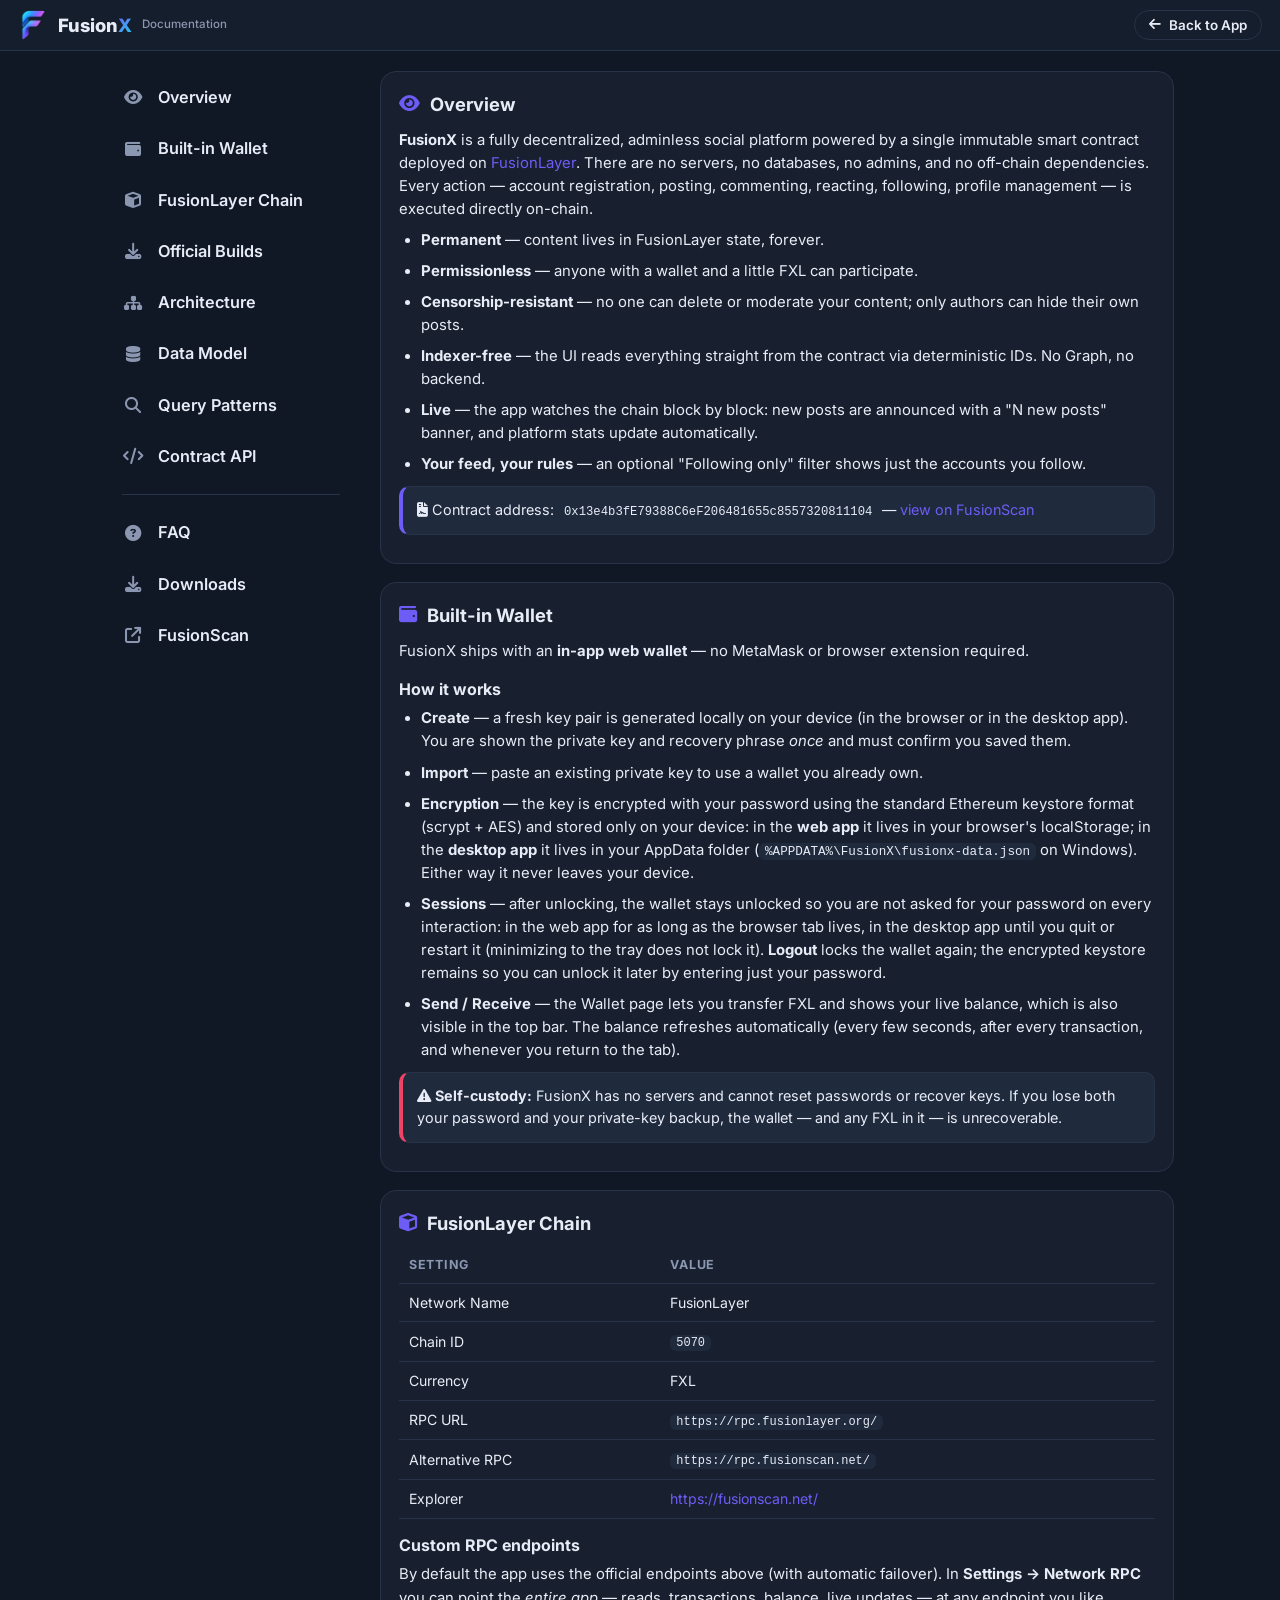
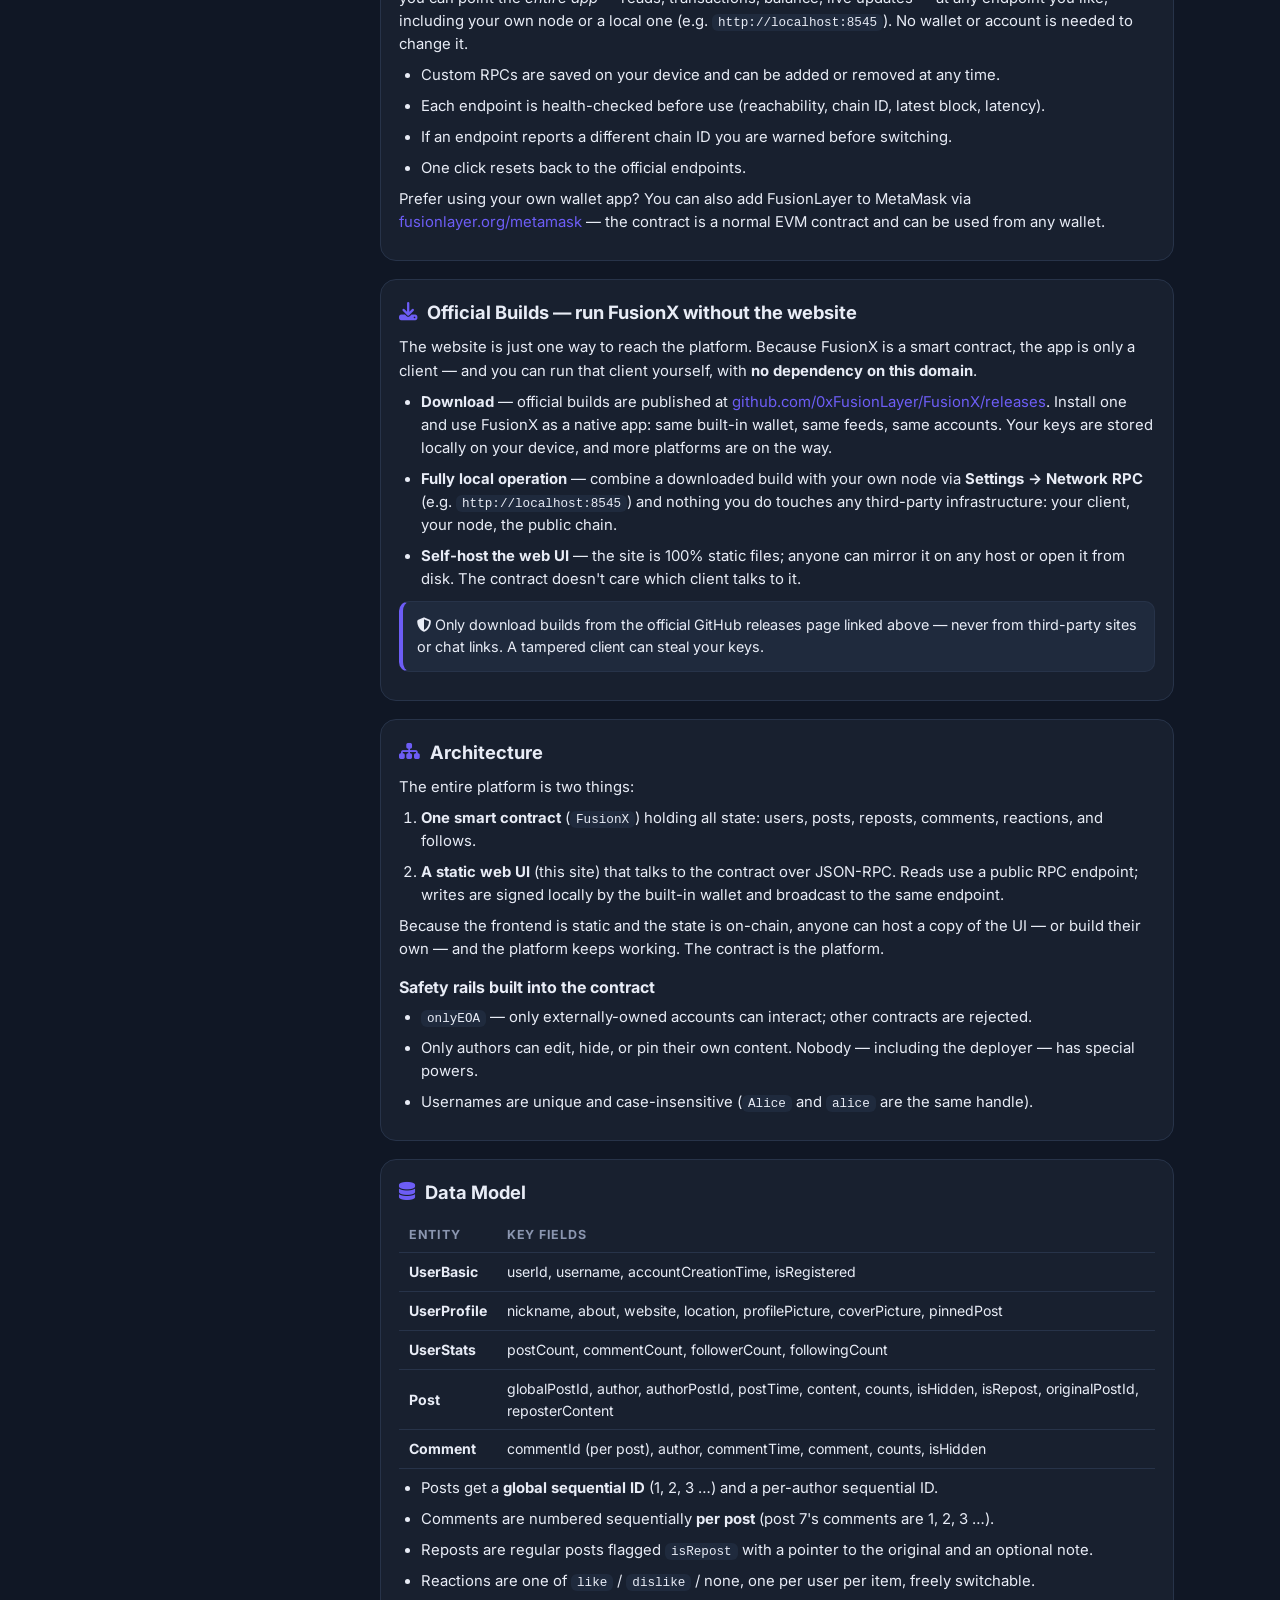
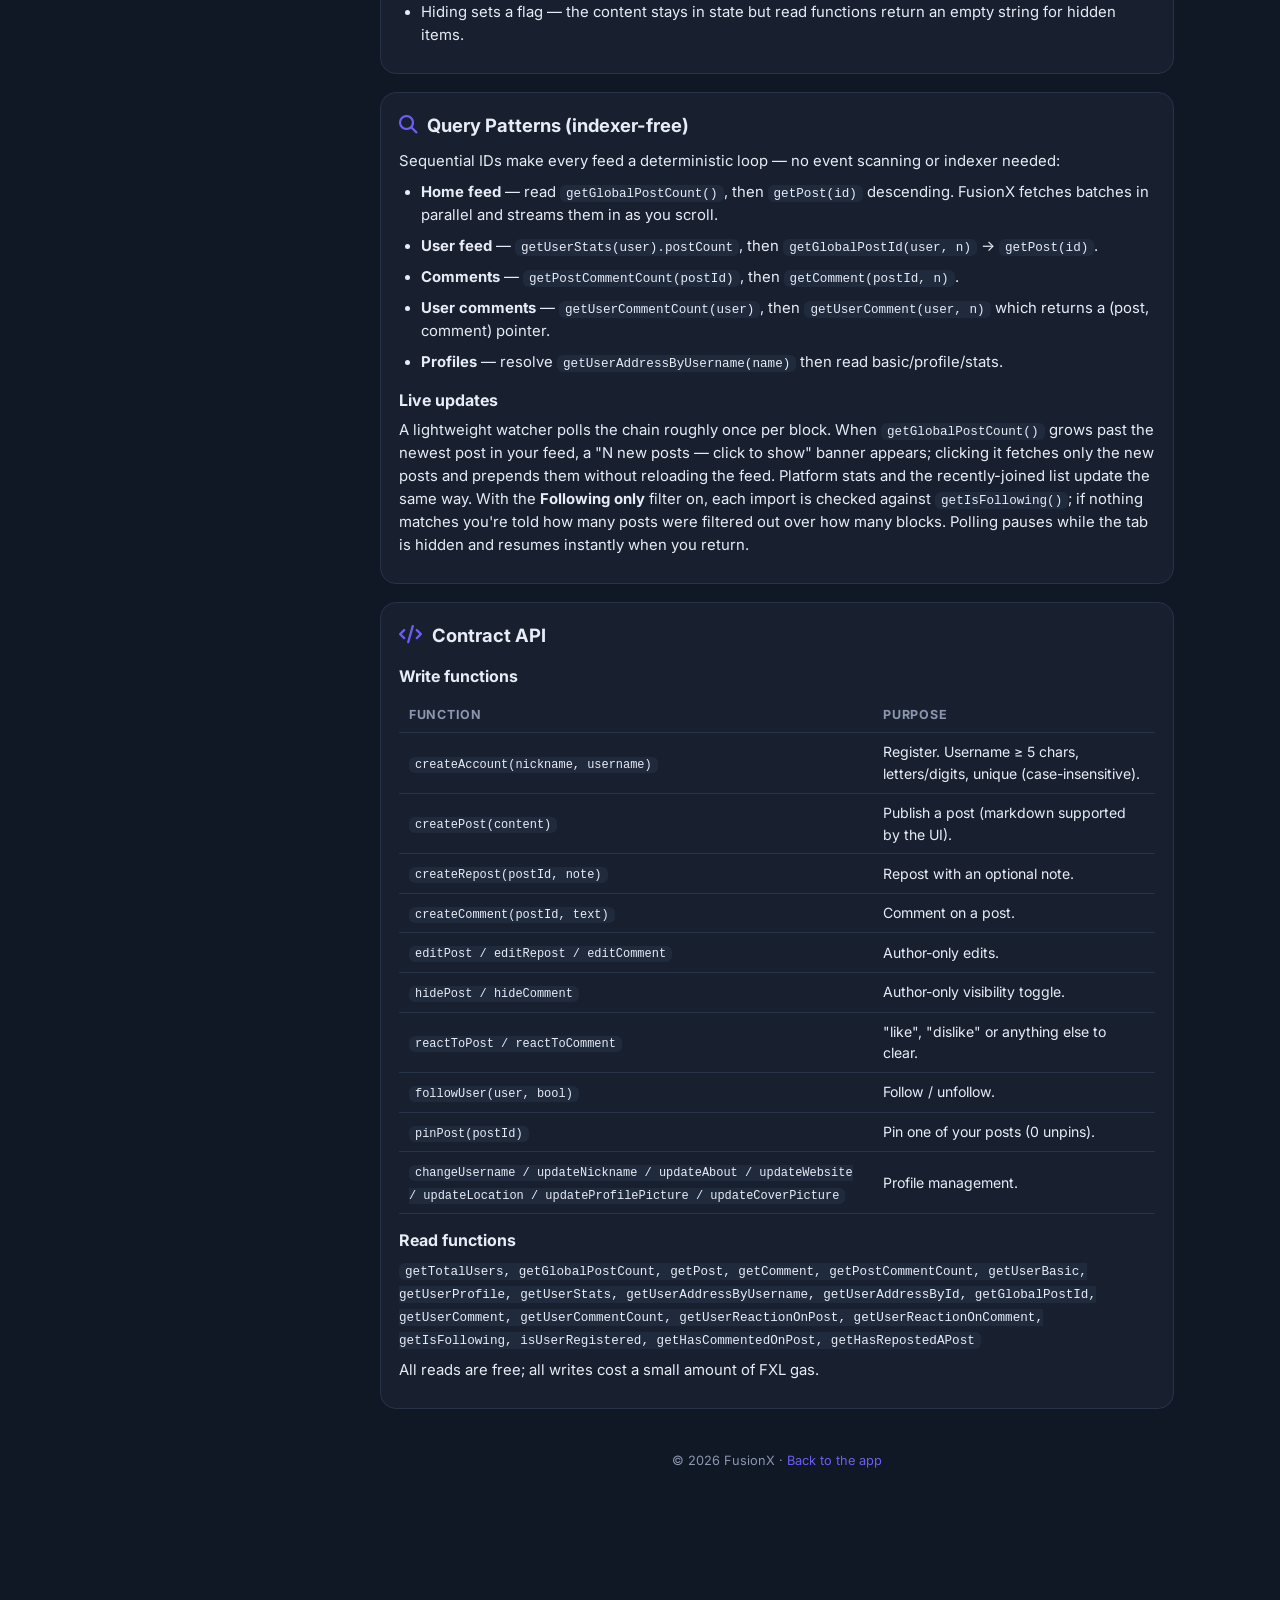
<file: docs/index.html>
<!DOCTYPE html>
<html lang="en">
<head>
  <meta charset="UTF-8" />
  <meta name="viewport" content="width=device-width, initial-scale=1" />

  <title>FusionX Documentation</title>
  <link rel="icon" type="image/png" href="../img/favicon.ico">
  <meta name="description" content="Documentation for FusionX – a fully decentralized, adminless social platform powered by a single smart contract on FusionLayer. Learn the architecture, built-in wallet, data model, and indexer-free query patterns." />
  <meta name="author" content="FusionX Team">
  <meta name="theme-color" content="#6d5df6" />
  <link rel="canonical" href="https://fusionx.social/docs/" />

  <meta property="og:title" content="FusionX Documentation">
  <meta property="og:description" content="Architecture, built-in wallet, data model, and indexer-free query patterns of FusionX on FusionLayer.">
  <meta property="og:image" content="https://fusionx.social/img/card.png">
  <meta property="og:url" content="https://fusionx.social/docs/">
  <meta property="og:type" content="website">
  <meta property="og:site_name" content="FusionX">
  <meta name="twitter:card" content="summary_large_image">
  <meta name="twitter:title" content="FusionX Documentation">
  <meta name="twitter:image" content="https://fusionx.social/img/card.png">
  <meta name="twitter:site" content="@0xFusionLayer">

  <link rel="stylesheet" href="https://cdnjs.cloudflare.com/ajax/libs/font-awesome/6.7.2/css/all.min.css" crossorigin="anonymous">
  <link href="https://fonts.googleapis.com/css2?family=Inter:wght@400;500;600;700;800&display=swap" rel="stylesheet">
  <link rel="stylesheet" href="../css/app.css?v=1.2.1">
  <style>
    /* docs-specific tweaks on top of the main layout */
    #docsLayout { grid-template-columns: 250px minmax(0, 1fr); max-width: 1100px; }
    .doc-section { margin-bottom: 18px; }
    .doc-section h2 { font-size: 1.15rem; margin-bottom: 10px; display: flex; align-items: center; gap: 10px; }
    .doc-section h2 i { color: var(--accent); }
    .doc-section h4 { margin: 14px 0 6px; }
    .doc-section p, .doc-section li { font-size: .93rem; color: var(--text); margin-bottom: 8px; }
    .doc-section ul, .doc-section ol { padding-left: 22px; margin-bottom: 8px; }
    .doc-section table { width: 100%; border-collapse: collapse; font-size: .88rem; margin: 8px 0; }
    .doc-section th, .doc-section td { text-align: left; padding: 8px 10px; border-bottom: 1px solid var(--border); }
    .doc-section th { color: var(--muted); font-size: .78rem; text-transform: uppercase; letter-spacing: .06em; }
    .callout { background: var(--panel-2); border: 1px solid var(--border); border-left: 4px solid var(--accent); border-radius: var(--radius-sm); padding: 12px 14px; margin: 10px 0; font-size: .9rem; }
    .anchor { scroll-margin-top: 80px; }
  </style>
</head>
<body data-theme="dim">
  <script>document.body.dataset.theme = localStorage.getItem("fusionx.theme") || "dim";</script>

  <header id="topBar">
    <a class="brand" href="../">
      <img src="../img/logo.png" alt="" onerror="this.remove()">
      <span class="brand-name">Fusion<span class="brand-x">X</span></span>
      <span class="brand-tag">Documentation</span>
    </a>
    <span class="topbar-spacer"></span>
    <a class="btn ghost sm" href="../"><i class="fas fa-arrow-left"></i> Back to App</a>
  </header>

  <div id="layout" style="grid-template-columns: 250px minmax(0,1fr); max-width: 1100px;">

    <nav id="sidebar">
      <a href="#overview"><i class="fas fa-eye"></i><span>Overview</span></a>
      <a href="#wallet"><i class="fas fa-wallet"></i><span>Built-in Wallet</span></a>
      <a href="#chain"><i class="fas fa-cube"></i><span>FusionLayer Chain</span></a>
      <a href="#builds"><i class="fas fa-download"></i><span>Official Builds</span></a>
      <a href="#architecture"><i class="fas fa-sitemap"></i><span>Architecture</span></a>
      <a href="#model"><i class="fas fa-database"></i><span>Data Model</span></a>
      <a href="#queries"><i class="fas fa-magnifying-glass"></i><span>Query Patterns</span></a>
      <a href="#api"><i class="fas fa-code"></i><span>Contract API</span></a>
      <hr class="sidebar-sep">
      <a href="../faq/"><i class="fas fa-circle-question"></i><span>FAQ</span></a>
      <a href="https://github.com/0xFusionLayer/FusionX/releases" target="_blank" rel="noopener"><i class="fas fa-download"></i><span>Downloads</span></a>
      <a href="https://fusionscan.net/" target="_blank" rel="noopener"><i class="fas fa-arrow-up-right-from-square"></i><span>FusionScan</span></a>
    </nav>

    <main id="mainContent">

      <div class="panel doc-section anchor" id="overview">
        <h2><i class="fas fa-eye"></i> Overview</h2>
        <p><b>FusionX</b> is a fully decentralized, adminless social platform powered by a single immutable smart
        contract deployed on <a href="https://fusionlayer.org/" target="_blank" rel="noopener">FusionLayer</a>.
        There are no servers, no databases, no admins, and no off-chain dependencies. Every action — account
        registration, posting, commenting, reacting, following, profile management — is executed directly on-chain.</p>
        <ul>
          <li><b>Permanent</b> — content lives in FusionLayer state, forever.</li>
          <li><b>Permissionless</b> — anyone with a wallet and a little FXL can participate.</li>
          <li><b>Censorship-resistant</b> — no one can delete or moderate your content; only authors can hide their own posts.</li>
          <li><b>Indexer-free</b> — the UI reads everything straight from the contract via deterministic IDs. No Graph, no backend.</li>
          <li><b>Live</b> — the app watches the chain block by block: new posts are announced with a
            "N new posts" banner, and platform stats update automatically.</li>
          <li><b>Your feed, your rules</b> — an optional "Following only" filter shows just the accounts you follow.</li>
        </ul>
        <div class="callout"><i class="fas fa-file-contract"></i>
          Contract address: <code>0x13e4b3fE79388C6eF206481655c8557320811104</code>
          — <a href="https://fusionscan.net/address/0x13e4b3fE79388C6eF206481655c8557320811104" target="_blank" rel="noopener">view on FusionScan</a>
        </div>
      </div>

      <div class="panel doc-section anchor" id="wallet">
        <h2><i class="fas fa-wallet"></i> Built-in Wallet</h2>
        <p>FusionX ships with an <b>in-app web wallet</b> — no MetaMask or browser extension required.</p>
        <h4>How it works</h4>
        <ul>
          <li><b>Create</b> — a fresh key pair is generated locally on your device (in the browser or in the desktop app). You are shown the private key and recovery phrase <i>once</i> and must confirm you saved them.</li>
          <li><b>Import</b> — paste an existing private key to use a wallet you already own.</li>
          <li><b>Encryption</b> — the key is encrypted with your password using the standard Ethereum keystore format (scrypt + AES) and stored only on your device: in the <b>web app</b> it lives in your browser's localStorage; in the <b>desktop app</b> it lives in your AppData folder (<code>%APPDATA%\FusionX\fusionx-data.json</code> on Windows). Either way it never leaves your device.</li>
          <li><b>Sessions</b> — after unlocking, the wallet stays unlocked so you are not asked for your password on every interaction: in the web app for as long as the browser tab lives, in the desktop app until you quit or restart it (minimizing to the tray does not lock it). <b>Logout</b> locks the wallet again; the encrypted keystore remains so you can unlock it later by entering just your password.</li>
          <li><b>Send / Receive</b> — the Wallet page lets you transfer FXL and shows your live balance, which is also visible in the top bar. The balance refreshes automatically (every few seconds, after every transaction, and whenever you return to the tab).</li>
        </ul>
        <div class="callout" style="border-left-color: var(--danger)"><i class="fas fa-triangle-exclamation"></i>
          <b>Self-custody:</b> FusionX has no servers and cannot reset passwords or recover keys. If you lose both
          your password and your private-key backup, the wallet — and any FXL in it — is unrecoverable.
        </div>
      </div>

      <div class="panel doc-section anchor" id="chain">
        <h2><i class="fas fa-cube"></i> FusionLayer Chain</h2>
        <table>
          <tr><th>Setting</th><th>Value</th></tr>
          <tr><td>Network Name</td><td>FusionLayer</td></tr>
          <tr><td>Chain ID</td><td><code>5070</code></td></tr>
          <tr><td>Currency</td><td>FXL</td></tr>
          <tr><td>RPC URL</td><td><code>https://rpc.fusionlayer.org/</code></td></tr>
          <tr><td>Alternative RPC</td><td><code>https://rpc.fusionscan.net/</code></td></tr>
          <tr><td>Explorer</td><td><a href="https://fusionscan.net/" target="_blank" rel="noopener">https://fusionscan.net/</a></td></tr>
        </table>
        <h4>Custom RPC endpoints</h4>
        <p>By default the app uses the official endpoints above (with automatic failover). In
        <b>Settings → Network RPC</b> you can point the <i>entire app</i> — reads, transactions, balance,
        live updates — at any endpoint you like, including your own node or a local one
        (e.g. <code>http://localhost:8545</code>). No wallet or account is needed to change it.</p>
        <ul>
          <li>Custom RPCs are saved on your device and can be added or removed at any time.</li>
          <li>Each endpoint is health-checked before use (reachability, chain ID, latest block, latency).</li>
          <li>If an endpoint reports a different chain ID you are warned before switching.</li>
          <li>One click resets back to the official endpoints.</li>
        </ul>
        <p>Prefer using your own wallet app? You can also add FusionLayer to MetaMask via
        <a href="https://fusionlayer.org/metamask" target="_blank" rel="noopener">fusionlayer.org/metamask</a> —
        the contract is a normal EVM contract and can be used from any wallet.</p>
      </div>

      <div class="panel doc-section anchor" id="builds">
        <h2><i class="fas fa-download"></i> Official Builds — run FusionX without the website</h2>
        <p>The website is just one way to reach the platform. Because FusionX is a smart contract, the app is
        only a client — and you can run that client yourself, with <b>no dependency on this domain</b>.</p>
        <ul>
          <li><b>Download</b> — official builds are published at
            <a href="https://github.com/0xFusionLayer/FusionX/releases" target="_blank" rel="noopener">github.com/0xFusionLayer/FusionX/releases</a>.
            Install one and use FusionX as a native app: same built-in wallet, same feeds, same accounts.
            Your keys are stored locally on your device, and more platforms are on the way.</li>
          <li><b>Fully local operation</b> — combine a downloaded build with your own node via
            <b>Settings → Network RPC</b> (e.g. <code>http://localhost:8545</code>) and nothing you do touches
            any third-party infrastructure: your client, your node, the public chain.</li>
          <li><b>Self-host the web UI</b> — the site is 100% static files; anyone can mirror it on any host or
            open it from disk. The contract doesn't care which client talks to it.</li>
        </ul>
        <div class="callout"><i class="fas fa-shield-halved"></i>
          Only download builds from the official GitHub releases page linked above — never from third-party
          sites or chat links. A tampered client can steal your keys.
        </div>
      </div>

      <div class="panel doc-section anchor" id="architecture">
        <h2><i class="fas fa-sitemap"></i> Architecture</h2>
        <p>The entire platform is two things:</p>
        <ol>
          <li><b>One smart contract</b> (<code>FusionX</code>) holding all state: users, posts, reposts, comments, reactions, and follows.</li>
          <li><b>A static web UI</b> (this site) that talks to the contract over JSON-RPC. Reads use a public RPC endpoint; writes are signed locally by the built-in wallet and broadcast to the same endpoint.</li>
        </ol>
        <p>Because the frontend is static and the state is on-chain, anyone can host a copy of the UI — or build
        their own — and the platform keeps working. The contract is the platform.</p>
        <h4>Safety rails built into the contract</h4>
        <ul>
          <li><code>onlyEOA</code> — only externally-owned accounts can interact; other contracts are rejected.</li>
          <li>Only authors can edit, hide, or pin their own content. Nobody — including the deployer — has special powers.</li>
          <li>Usernames are unique and case-insensitive (<code>Alice</code> and <code>alice</code> are the same handle).</li>
        </ul>
      </div>

      <div class="panel doc-section anchor" id="model">
        <h2><i class="fas fa-database"></i> Data Model</h2>
        <table>
          <tr><th>Entity</th><th>Key fields</th></tr>
          <tr><td><b>UserBasic</b></td><td>userId, username, accountCreationTime, isRegistered</td></tr>
          <tr><td><b>UserProfile</b></td><td>nickname, about, website, location, profilePicture, coverPicture, pinnedPost</td></tr>
          <tr><td><b>UserStats</b></td><td>postCount, commentCount, followerCount, followingCount</td></tr>
          <tr><td><b>Post</b></td><td>globalPostId, author, authorPostId, postTime, content, counts, isHidden, isRepost, originalPostId, reposterContent</td></tr>
          <tr><td><b>Comment</b></td><td>commentId (per post), author, commentTime, comment, counts, isHidden</td></tr>
        </table>
        <ul>
          <li>Posts get a <b>global sequential ID</b> (1, 2, 3 …) and a per-author sequential ID.</li>
          <li>Comments are numbered sequentially <b>per post</b> (post 7's comments are 1, 2, 3 …).</li>
          <li>Reposts are regular posts flagged <code>isRepost</code> with a pointer to the original and an optional note.</li>
          <li>Reactions are one of <code>like</code> / <code>dislike</code> / none, one per user per item, freely switchable.</li>
          <li>Hiding sets a flag — the content stays in state but read functions return an empty string for hidden items.</li>
        </ul>
      </div>

      <div class="panel doc-section anchor" id="queries">
        <h2><i class="fas fa-magnifying-glass"></i> Query Patterns (indexer-free)</h2>
        <p>Sequential IDs make every feed a deterministic loop — no event scanning or indexer needed:</p>
        <ul>
          <li><b>Home feed</b> — read <code>getGlobalPostCount()</code>, then <code>getPost(id)</code> descending. FusionX fetches batches in parallel and streams them in as you scroll.</li>
          <li><b>User feed</b> — <code>getUserStats(user).postCount</code>, then <code>getGlobalPostId(user, n)</code> → <code>getPost(id)</code>.</li>
          <li><b>Comments</b> — <code>getPostCommentCount(postId)</code>, then <code>getComment(postId, n)</code>.</li>
          <li><b>User comments</b> — <code>getUserCommentCount(user)</code>, then <code>getUserComment(user, n)</code> which returns a (post, comment) pointer.</li>
          <li><b>Profiles</b> — resolve <code>getUserAddressByUsername(name)</code> then read basic/profile/stats.</li>
        </ul>
        <h4>Live updates</h4>
        <p>A lightweight watcher polls the chain roughly once per block. When
        <code>getGlobalPostCount()</code> grows past the newest post in your feed, a
        "N new posts — click to show" banner appears; clicking it fetches only the new posts and prepends
        them without reloading the feed. Platform stats and the recently-joined list update the same way.
        With the <b>Following only</b> filter on, each import is checked against
        <code>getIsFollowing()</code>; if nothing matches you're told how many posts were filtered out over
        how many blocks. Polling pauses while the tab is hidden and resumes instantly when you return.</p>
      </div>

      <div class="panel doc-section anchor" id="api">
        <h2><i class="fas fa-code"></i> Contract API</h2>
        <h4>Write functions</h4>
        <table>
          <tr><th>Function</th><th>Purpose</th></tr>
          <tr><td><code>createAccount(nickname, username)</code></td><td>Register. Username ≥ 5 chars, letters/digits, unique (case-insensitive).</td></tr>
          <tr><td><code>createPost(content)</code></td><td>Publish a post (markdown supported by the UI).</td></tr>
          <tr><td><code>createRepost(postId, note)</code></td><td>Repost with an optional note.</td></tr>
          <tr><td><code>createComment(postId, text)</code></td><td>Comment on a post.</td></tr>
          <tr><td><code>editPost / editRepost / editComment</code></td><td>Author-only edits.</td></tr>
          <tr><td><code>hidePost / hideComment</code></td><td>Author-only visibility toggle.</td></tr>
          <tr><td><code>reactToPost / reactToComment</code></td><td>"like", "dislike" or anything else to clear.</td></tr>
          <tr><td><code>followUser(user, bool)</code></td><td>Follow / unfollow.</td></tr>
          <tr><td><code>pinPost(postId)</code></td><td>Pin one of your posts (0 unpins).</td></tr>
          <tr><td><code>changeUsername / updateNickname / updateAbout / updateWebsite / updateLocation / updateProfilePicture / updateCoverPicture</code></td><td>Profile management.</td></tr>
        </table>
        <h4>Read functions</h4>
        <p><code>getTotalUsers, getGlobalPostCount, getPost, getComment, getPostCommentCount, getUserBasic,
        getUserProfile, getUserStats, getUserAddressByUsername, getUserAddressById, getGlobalPostId,
        getUserComment, getUserCommentCount, getUserReactionOnPost, getUserReactionOnComment, getIsFollowing,
        isUserRegistered, getHasCommentedOnPost, getHasRepostedAPost</code></p>
        <p>All reads are free; all writes cost a small amount of FXL gas.</p>
      </div>

      <footer>© 2026 FusionX · <a href="../">Back to the app</a></footer>
    </main>
  </div>
</body>
</html>
</file>
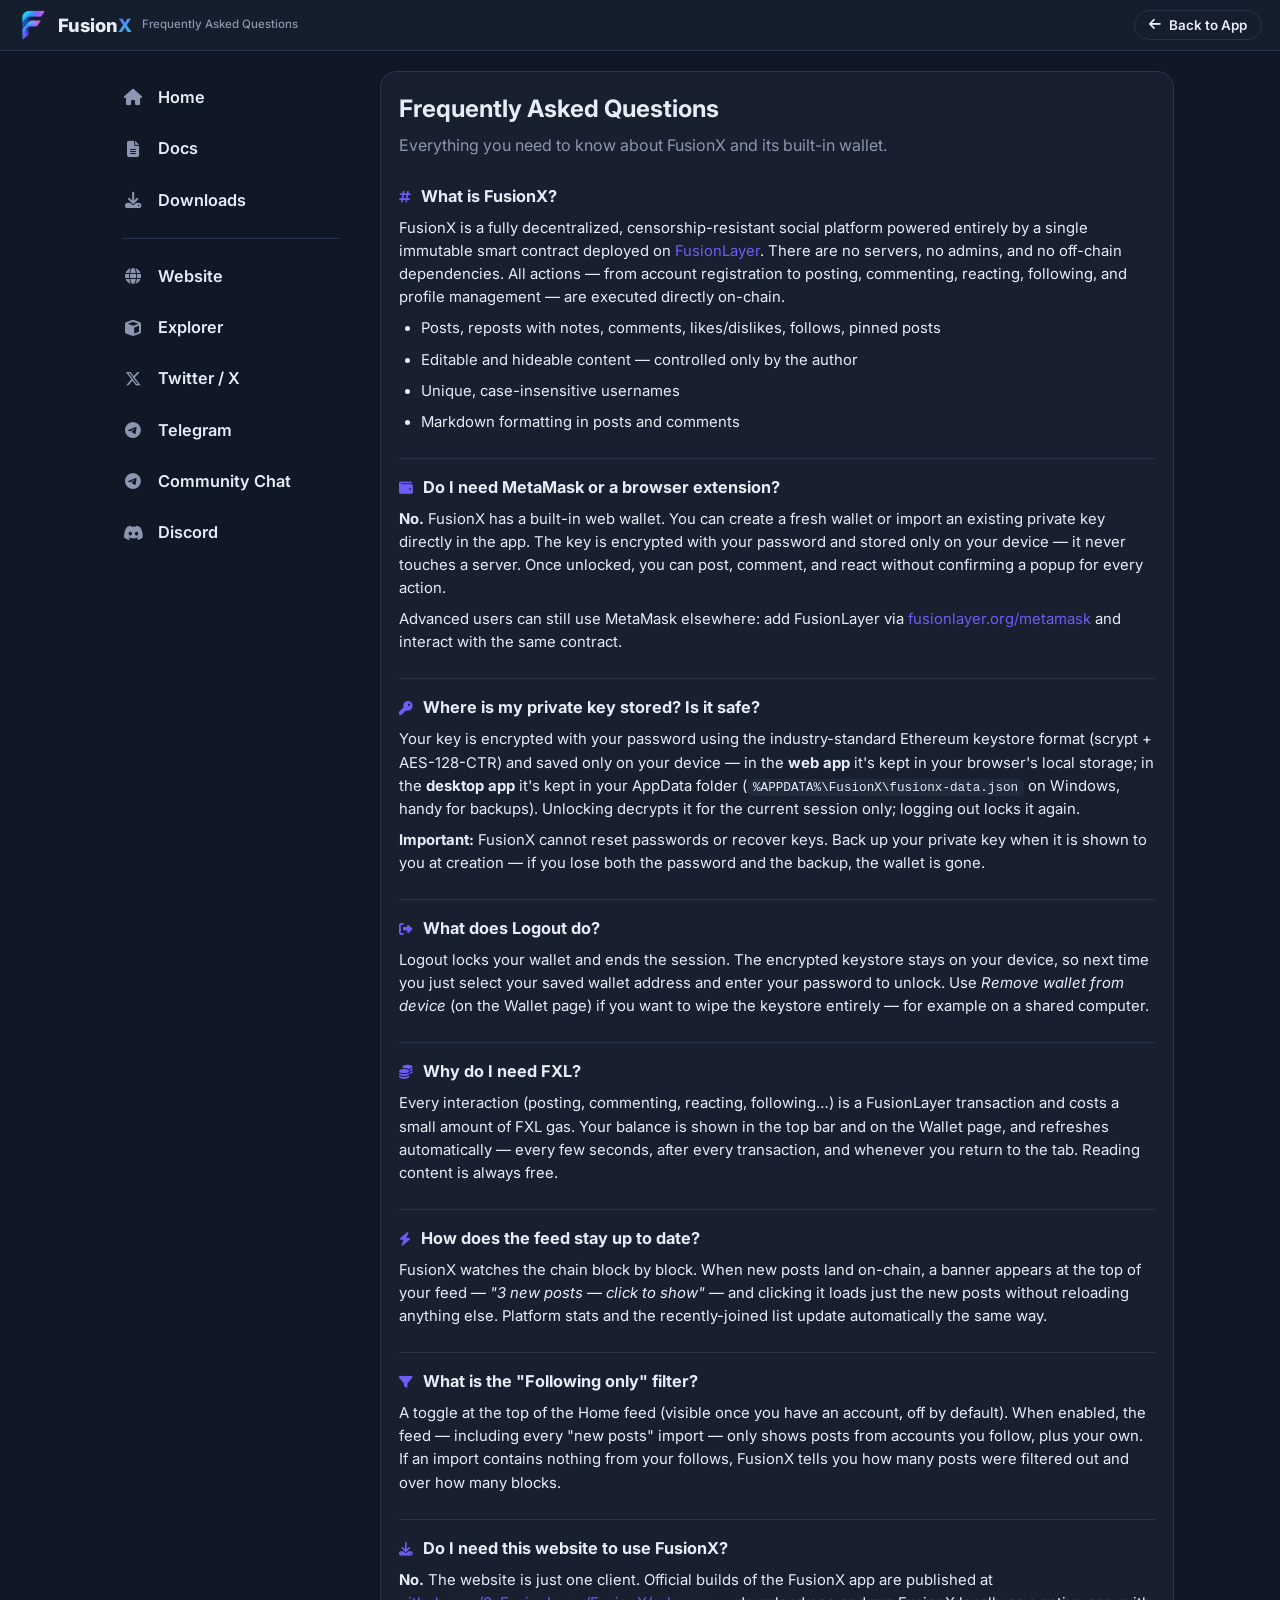
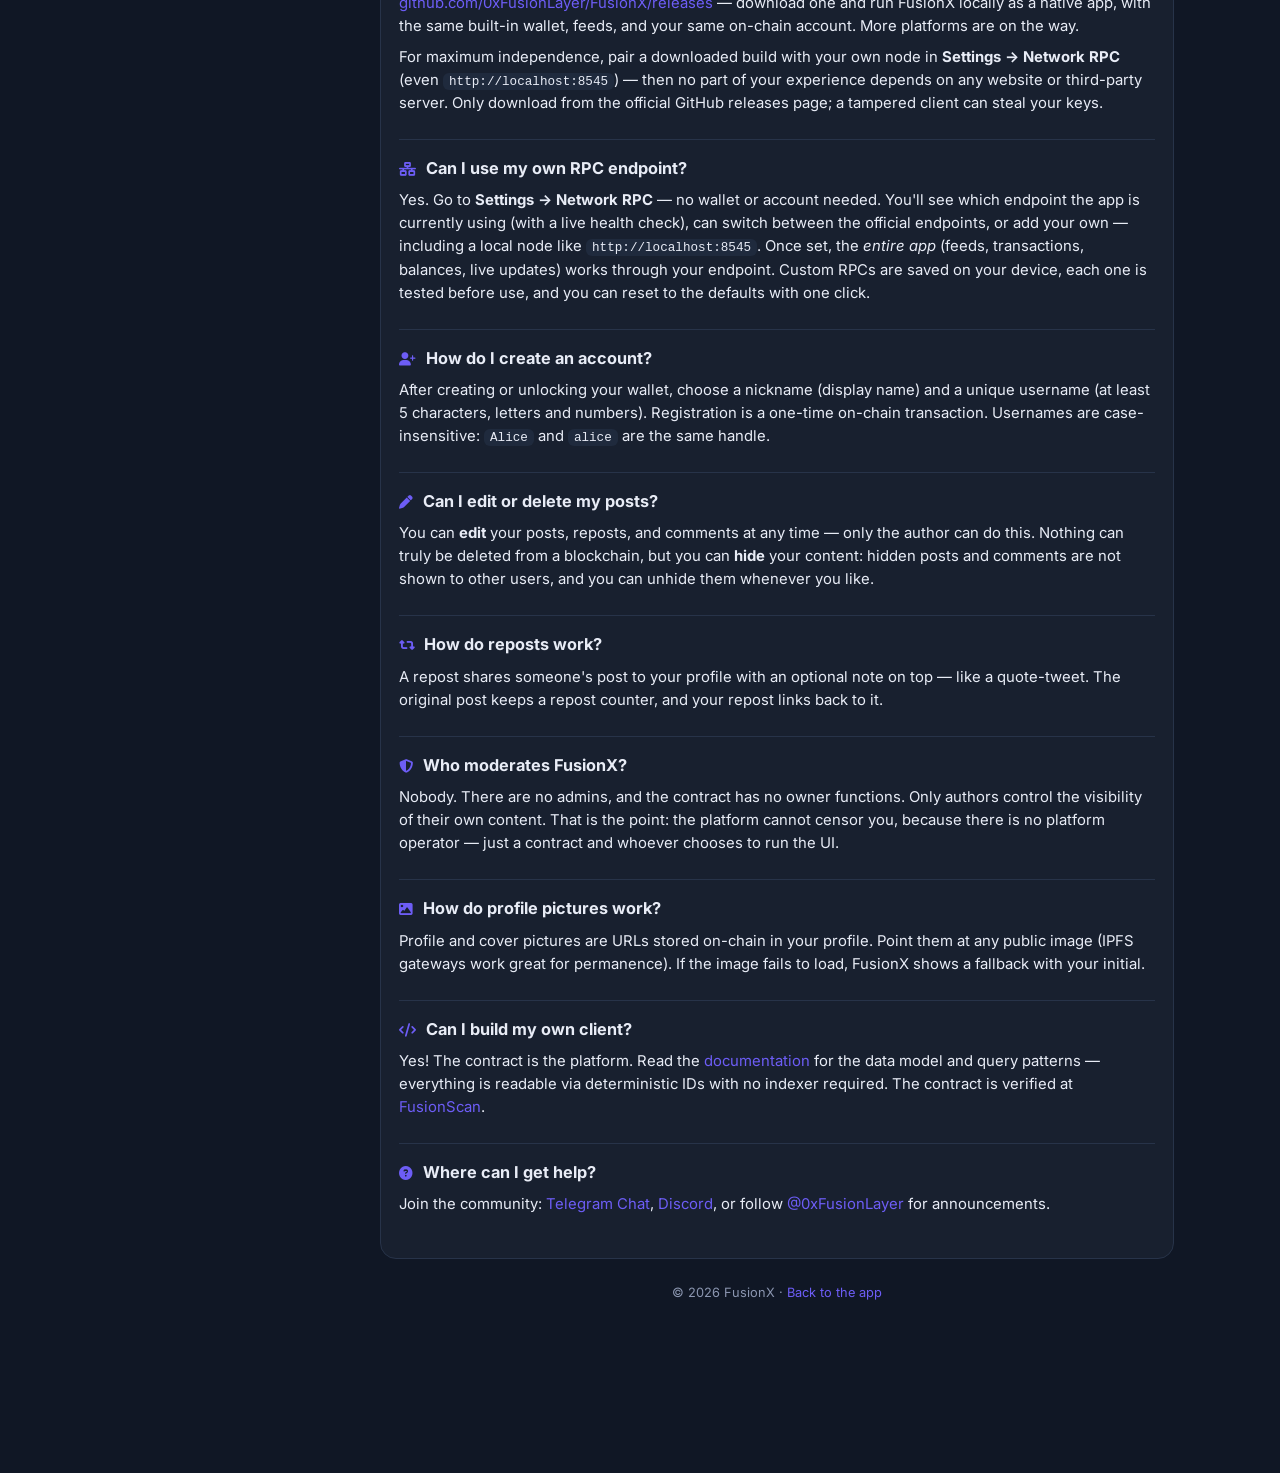
<file: faq/index.html>
<!DOCTYPE html>
<html lang="en">
<head>
  <meta charset="UTF-8" />
  <meta name="viewport" content="width=device-width, initial-scale=1" />

  <title>FAQ – FusionX</title>
  <link rel="icon" type="image/png" href="../img/favicon.ico">
  <meta name="description" content="Frequently asked questions about FusionX – the fully decentralized, adminless social platform on FusionLayer with a built-in web wallet." />
  <meta name="author" content="FusionX Team">
  <meta name="theme-color" content="#6d5df6" />
  <link rel="canonical" href="https://fusionx.social/faq/" />

  <meta property="og:title" content="FusionX FAQ">
  <meta property="og:description" content="Frequently asked questions about FusionX — the decentralized social platform on FusionLayer with a built-in web wallet.">
  <meta property="og:image" content="https://fusionx.social/img/card.png">
  <meta property="og:url" content="https://fusionx.social/faq/">
  <meta property="og:type" content="website">
  <meta property="og:site_name" content="FusionX">
  <meta name="twitter:card" content="summary_large_image">
  <meta name="twitter:title" content="FusionX FAQ">
  <meta name="twitter:image" content="https://fusionx.social/img/card.png">
  <meta name="twitter:site" content="@0xFusionLayer">

  <link rel="stylesheet" href="https://cdnjs.cloudflare.com/ajax/libs/font-awesome/6.7.2/css/all.min.css" crossorigin="anonymous">
  <link href="https://fonts.googleapis.com/css2?family=Inter:wght@400;500;600;700;800&display=swap" rel="stylesheet">
  <link rel="stylesheet" href="../css/app.css?v=1.2.1">
  <style>
    .faq-item { padding: 16px 0; border-bottom: 1px solid var(--border); }
    .faq-item:last-child { border-bottom: none; }
    .faq-item h3 { font-size: 1.02rem; margin-bottom: 8px; display: flex; gap: 10px; align-items: baseline; }
    .faq-item h3 i { color: var(--accent); font-size: .85rem; }
    .faq-item p, .faq-item li { font-size: .93rem; color: var(--text); margin-bottom: 8px; }
    .faq-item ul { padding-left: 22px; }
  </style>
</head>
<body data-theme="dim">
  <script>document.body.dataset.theme = localStorage.getItem("fusionx.theme") || "dim";</script>

  <header id="topBar">
    <a class="brand" href="../">
      <img src="../img/logo.png" alt="" onerror="this.remove()">
      <span class="brand-name">Fusion<span class="brand-x">X</span></span>
      <span class="brand-tag">Frequently Asked Questions</span>
    </a>
    <span class="topbar-spacer"></span>
    <a class="btn ghost sm" href="../"><i class="fas fa-arrow-left"></i> Back to App</a>
  </header>

  <div id="layout" style="grid-template-columns: 250px minmax(0,1fr); max-width: 1100px;">

    <nav id="sidebar">
      <a href="../"><i class="fas fa-house"></i><span>Home</span></a>
      <a href="../docs/"><i class="fas fa-file-lines"></i><span>Docs</span></a>
      <a href="https://github.com/0xFusionLayer/FusionX/releases" target="_blank" rel="noopener"><i class="fas fa-download"></i><span>Downloads</span></a>
      <hr class="sidebar-sep">
      <a href="https://fusionlayer.org/" target="_blank" rel="noopener"><i class="fas fa-globe"></i><span>Website</span></a>
      <a href="https://fusionscan.net/" target="_blank" rel="noopener"><i class="fas fa-cube"></i><span>Explorer</span></a>
      <a href="https://x.com/0xFusionLayer" target="_blank" rel="noopener"><i class="fa-brands fa-x-twitter"></i><span>Twitter / X</span></a>
      <a href="https://t.me/FusionLayer" target="_blank" rel="noopener"><i class="fa-brands fa-telegram"></i><span>Telegram</span></a>
      <a href="https://t.me/FusionLayerChat" target="_blank" rel="noopener"><i class="fa-brands fa-telegram"></i><span>Community Chat</span></a>
      <a href="https://discord.gg/FYjW7NUZSt" target="_blank" rel="noopener"><i class="fa-brands fa-discord"></i><span>Discord</span></a>
    </nav>

    <main id="mainContent">
      <div class="panel">
        <h2 style="margin-bottom: 6px;">Frequently Asked Questions</h2>
        <p class="muted" style="margin-bottom: 10px;">Everything you need to know about FusionX and its built-in wallet.</p>

        <div class="faq-item">
          <h3><i class="fas fa-hashtag"></i> What is FusionX?</h3>
          <p>FusionX is a fully decentralized, censorship-resistant social platform powered entirely by a single
          immutable smart contract deployed on <a href="https://fusionlayer.org/" target="_blank" rel="noopener">FusionLayer</a>.
          There are no servers, no admins, and no off-chain dependencies. All actions — from account registration to
          posting, commenting, reacting, following, and profile management — are executed directly on-chain.</p>
          <ul>
            <li>Posts, reposts with notes, comments, likes/dislikes, follows, pinned posts</li>
            <li>Editable and hideable content — controlled only by the author</li>
            <li>Unique, case-insensitive usernames</li>
            <li>Markdown formatting in posts and comments</li>
          </ul>
        </div>

        <div class="faq-item">
          <h3><i class="fas fa-wallet"></i> Do I need MetaMask or a browser extension?</h3>
          <p><b>No.</b> FusionX has a built-in web wallet. You can create a fresh wallet or import an existing
          private key directly in the app. The key is encrypted with your password and stored only on your device —
          it never touches a server. Once unlocked, you can post, comment, and react without confirming a popup for
          every action.</p>
          <p>Advanced users can still use MetaMask elsewhere: add FusionLayer via
          <a href="https://fusionlayer.org/metamask" target="_blank" rel="noopener">fusionlayer.org/metamask</a>
          and interact with the same contract.</p>
        </div>

        <div class="faq-item">
          <h3><i class="fas fa-key"></i> Where is my private key stored? Is it safe?</h3>
          <p>Your key is encrypted with your password using the industry-standard Ethereum keystore format
          (scrypt + AES-128-CTR) and saved only on your device — in the <b>web app</b> it's kept in your
          browser's local storage; in the <b>desktop app</b> it's kept in your AppData folder
          (<code>%APPDATA%\FusionX\fusionx-data.json</code> on Windows, handy for backups). Unlocking decrypts it
          for the current session only; logging out locks it again.</p>
          <p><b>Important:</b> FusionX cannot reset passwords or recover keys. Back up your private key when it is
          shown to you at creation — if you lose both the password and the backup, the wallet is gone.</p>
        </div>

        <div class="faq-item">
          <h3><i class="fas fa-right-from-bracket"></i> What does Logout do?</h3>
          <p>Logout locks your wallet and ends the session. The encrypted keystore stays on your device, so next time
          you just select your saved wallet address and enter your password to unlock. Use
          <i>Remove wallet from device</i> (on the Wallet page) if you want to wipe the keystore entirely — for
          example on a shared computer.</p>
        </div>

        <div class="faq-item">
          <h3><i class="fas fa-coins"></i> Why do I need FXL?</h3>
          <p>Every interaction (posting, commenting, reacting, following…) is a FusionLayer transaction and costs a
          small amount of FXL gas. Your balance is shown in the top bar and on the Wallet page, and refreshes
          automatically — every few seconds, after every transaction, and whenever you return to the tab.
          Reading content is always free.</p>
        </div>

        <div class="faq-item">
          <h3><i class="fas fa-bolt"></i> How does the feed stay up to date?</h3>
          <p>FusionX watches the chain block by block. When new posts land on-chain, a banner appears at the top
          of your feed — <i>"3 new posts — click to show"</i> — and clicking it loads just the new posts without
          reloading anything else. Platform stats and the recently-joined list update automatically the same way.</p>
        </div>

        <div class="faq-item">
          <h3><i class="fas fa-filter"></i> What is the "Following only" filter?</h3>
          <p>A toggle at the top of the Home feed (visible once you have an account, off by default). When enabled,
          the feed — including every "new posts" import — only shows posts from accounts you follow, plus your own.
          If an import contains nothing from your follows, FusionX tells you how many posts were filtered out and
          over how many blocks.</p>
        </div>

        <div class="faq-item">
          <h3><i class="fas fa-download"></i> Do I need this website to use FusionX?</h3>
          <p><b>No.</b> The website is just one client. Official builds of the FusionX app are published at
          <a href="https://github.com/0xFusionLayer/FusionX/releases" target="_blank" rel="noopener">github.com/0xFusionLayer/FusionX/releases</a>
          — download one and run FusionX locally as a native app, with the same built-in wallet, feeds, and
          your same on-chain account. More platforms are on the way.</p>
          <p>For maximum independence, pair a downloaded build with your own node in
          <b>Settings → Network RPC</b> (even <code>http://localhost:8545</code>) — then no part of your
          experience depends on any website or third-party server. Only download from the official GitHub
          releases page; a tampered client can steal your keys.</p>
        </div>

        <div class="faq-item">
          <h3><i class="fas fa-network-wired"></i> Can I use my own RPC endpoint?</h3>
          <p>Yes. Go to <b>Settings → Network RPC</b> — no wallet or account needed. You'll see which endpoint the
          app is currently using (with a live health check), can switch between the official endpoints, or add your
          own — including a local node like <code>http://localhost:8545</code>. Once set, the <i>entire app</i>
          (feeds, transactions, balances, live updates) works through your endpoint. Custom RPCs are saved on your
          device, each one is tested before use, and you can reset to the defaults with one click.</p>
        </div>

        <div class="faq-item">
          <h3><i class="fas fa-user-plus"></i> How do I create an account?</h3>
          <p>After creating or unlocking your wallet, choose a nickname (display name) and a unique username
          (at least 5 characters, letters and numbers). Registration is a one-time on-chain transaction. Usernames
          are case-insensitive: <code>Alice</code> and <code>alice</code> are the same handle.</p>
        </div>

        <div class="faq-item">
          <h3><i class="fas fa-pen"></i> Can I edit or delete my posts?</h3>
          <p>You can <b>edit</b> your posts, reposts, and comments at any time — only the author can do this.
          Nothing can truly be deleted from a blockchain, but you can <b>hide</b> your content: hidden posts and
          comments are not shown to other users, and you can unhide them whenever you like.</p>
        </div>

        <div class="faq-item">
          <h3><i class="fas fa-retweet"></i> How do reposts work?</h3>
          <p>A repost shares someone's post to your profile with an optional note on top — like a quote-tweet.
          The original post keeps a repost counter, and your repost links back to it.</p>
        </div>

        <div class="faq-item">
          <h3><i class="fas fa-shield-halved"></i> Who moderates FusionX?</h3>
          <p>Nobody. There are no admins, and the contract has no owner functions. Only authors control the
          visibility of their own content. That is the point: the platform cannot censor you, because there is no
          platform operator — just a contract and whoever chooses to run the UI.</p>
        </div>

        <div class="faq-item">
          <h3><i class="fas fa-image"></i> How do profile pictures work?</h3>
          <p>Profile and cover pictures are URLs stored on-chain in your profile. Point them at any public image
          (IPFS gateways work great for permanence). If the image fails to load, FusionX shows a fallback with your
          initial.</p>
        </div>

        <div class="faq-item">
          <h3><i class="fas fa-code"></i> Can I build my own client?</h3>
          <p>Yes! The contract is the platform. Read the <a href="../docs/">documentation</a> for the data model and
          query patterns — everything is readable via deterministic IDs with no indexer required. The contract is
          verified at
          <a href="https://fusionscan.net/address/0x13e4b3fE79388C6eF206481655c8557320811104" target="_blank" rel="noopener">FusionScan</a>.</p>
        </div>

        <div class="faq-item">
          <h3><i class="fas fa-circle-question"></i> Where can I get help?</h3>
          <p>Join the community: <a href="https://t.me/FusionLayerChat" target="_blank" rel="noopener">Telegram Chat</a>,
          <a href="https://discord.gg/FYjW7NUZSt" target="_blank" rel="noopener">Discord</a>, or follow
          <a href="https://x.com/0xFusionLayer" target="_blank" rel="noopener">@0xFusionLayer</a> for announcements.</p>
        </div>
      </div>

      <footer>© 2026 FusionX · <a href="../">Back to the app</a></footer>
    </main>
  </div>
</body>
</html>
</file>
<file: css/app.css>
/* =========================================================
 * FusionX — Stylesheet
 * Modern, responsive, three themes (light / dim / dark).
 * ========================================================= */

/* ---------- themes ---------- */

:root {
  --accent: #6d5df6;
  --accent-2: #22d3ee;
  --accent-grad: linear-gradient(135deg, #6d5df6 0%, #22d3ee 100%);
  --danger: #ef4466;
  --success: #16b374;
  --warning: #f59e0b;
  --radius: 16px;
  --radius-sm: 10px;
  --font: "Inter", "Segoe UI", system-ui, -apple-system, sans-serif;
  --shadow: 0 8px 30px rgba(0, 0, 0, .12);
}

body[data-theme="light"] {
  --bg: #f4f6fb;
  --panel: #ffffff;
  --panel-2: #eef1f8;
  --text: #17203a;
  --muted: #66708c;
  --border: #e3e7f2;
  --hover: #f2f4fb;
  --scrim: rgba(23, 32, 58, .45);
}

body[data-theme="dim"] {
  --bg: #101725;
  --panel: #18202f;
  --panel-2: #1f2a3d;
  --text: #e8ecf6;
  --muted: #8b96b0;
  --border: #273349;
  --hover: #1d2839;
  --scrim: rgba(2, 6, 16, .6);
}

body[data-theme="dark"] {
  --bg: #05060a;
  --panel: #0d0f16;
  --panel-2: #141824;
  --text: #e9ebf2;
  --muted: #7d8499;
  --border: #1d2231;
  --hover: #12151f;
  --scrim: rgba(0, 0, 0, .7);
}

/* ---------- base ---------- */

* { margin: 0; padding: 0; box-sizing: border-box; }
html { scroll-behavior: smooth; }

body {
  font-family: var(--font);
  background: var(--bg);
  color: var(--text);
  line-height: 1.55;
  min-height: 100vh;
  transition: background .25s, color .25s;
}
body.modal-open { overflow: hidden; }

a { color: var(--accent); text-decoration: none; overflow-wrap: anywhere; }
a:hover { text-decoration: underline; }

img { max-width: 100%; }

code {
  font-family: ui-monospace, SFMono-Regular, Menlo, Consolas, monospace;
  font-size: .85em;
  background: var(--panel-2);
  border-radius: 6px;
  padding: 1px 6px;
  overflow-wrap: anywhere;
}
pre {
  background: var(--panel-2);
  border: 1px solid var(--border);
  border-radius: var(--radius-sm);
  padding: 12px;
  overflow-x: auto;
  margin: 8px 0;
}
pre code { background: none; padding: 0; }

.muted { color: var(--muted); }
.mono { font-family: ui-monospace, Menlo, Consolas, monospace; }
.fine-print { font-size: .8rem; color: var(--muted); margin-top: 10px; }

/* ---------- buttons & inputs ---------- */

.btn {
  display: inline-flex; align-items: center; justify-content: center; gap: 8px;
  font: 600 .92rem var(--font);
  padding: 9px 18px;
  border: 1px solid transparent;
  border-radius: 999px;
  cursor: pointer;
  transition: filter .15s, background .15s, transform .05s;
  color: #fff;
  background: var(--accent);
  white-space: nowrap;
}
.btn:hover { filter: brightness(1.1); text-decoration: none; }
.btn:active { transform: scale(.98); }
.btn:disabled { opacity: .55; cursor: not-allowed; }
.btn.primary { background: var(--accent-grad); }
.btn.danger { background: var(--danger); }
.btn.ghost {
  background: transparent;
  color: var(--text);
  border-color: var(--border);
}
.btn.ghost:hover { background: var(--hover); }
.btn.sm { padding: 6px 14px; font-size: .84rem; }
.btn.block { width: 100%; }

.icon-btn {
  display: inline-flex; align-items: center; justify-content: center;
  width: 34px; height: 34px;
  border: none; border-radius: 50%;
  background: transparent;
  color: var(--muted);
  cursor: pointer;
  font-size: .95rem;
  transition: background .15s, color .15s;
  flex: none;
}
.icon-btn:hover { background: var(--hover); color: var(--text); text-decoration: none; }

.input, textarea.input {
  width: 100%;
  font: .95rem var(--font);
  color: var(--text);
  background: var(--panel-2);
  border: 1px solid var(--border);
  border-radius: var(--radius-sm);
  padding: 10px 12px;
  outline: none;
  transition: border .15s, box-shadow .15s;
}
.input:focus { border-color: var(--accent); box-shadow: 0 0 0 3px color-mix(in srgb, var(--accent) 22%, transparent); }
textarea.input { resize: vertical; }

.field-label { display: block; font-size: .82rem; font-weight: 600; color: var(--muted); margin: 14px 0 6px; }
.field-error { color: var(--danger); font-size: .85rem; min-height: 1.2em; margin-top: 8px; }
.check-row { display: flex; gap: 10px; align-items: flex-start; font-size: .88rem; margin-top: 16px; cursor: pointer; }
.check-row input { margin-top: 3px; accent-color: var(--accent); }

/* ---------- layout ---------- */

#topBar {
  position: sticky; top: 0; z-index: 60;
  display: flex; align-items: center; gap: 14px;
  padding: 10px 18px;
  background: color-mix(in srgb, var(--panel) 82%, transparent);
  backdrop-filter: blur(12px);
  border-bottom: 1px solid var(--border);
}
.brand { display: flex; align-items: center; gap: 10px; font-weight: 800; font-size: 1.15rem; color: var(--text); }
.brand:hover { text-decoration: none; }
.brand img { width: 30px; height: 30px; border-radius: 8px; }
.brand .brand-x { background: var(--accent-grad); -webkit-background-clip: text; background-clip: text; color: transparent; }
.brand-tag { font-size: .72rem; color: var(--muted); font-weight: 500; display: none; }
@media (min-width: 900px) { .brand-tag { display: inline; } }
.topbar-spacer { flex: 1; }

#walletArea { display: flex; align-items: center; gap: 8px; }
.balance-chip {
  display: inline-flex; align-items: center; gap: 7px;
  background: var(--accent-grad);
  color: #fff; font-weight: 700; font-size: .85rem;
  border-radius: 999px; padding: 7px 14px;
}
.balance-chip:hover { text-decoration: none; filter: brightness(1.08); }
.addr-chip {
  font-family: ui-monospace, Menlo, monospace; font-size: .8rem;
  color: var(--text);
  background: var(--panel-2);
  border: 1px solid var(--border);
  border-radius: 999px; padding: 7px 12px;
}
.addr-chip:hover { text-decoration: none; background: var(--hover); }

#layout {
  display: grid;
  grid-template-columns: 250px minmax(0, 660px) 320px;
  gap: 24px;
  max-width: 1290px;
  margin: 0 auto;
  padding: 20px 16px 80px;
  align-items: start;
}

/* left nav */
#sidebar { position: sticky; top: 74px; display: flex; flex-direction: column; gap: 4px; }
#sidebar a {
  display: flex; align-items: center; gap: 14px;
  font-size: 1.02rem; font-weight: 600;
  color: var(--text);
  padding: 11px 16px;
  border-radius: 999px;
  transition: background .15s;
}
#sidebar a i { width: 22px; text-align: center; color: var(--muted); transition: color .15s; }
#sidebar a:hover { background: var(--hover); text-decoration: none; }
#sidebar a.active { background: var(--panel); box-shadow: var(--shadow); }
#sidebar a.active i { color: var(--accent); }
.sidebar-sep { border: none; border-top: 1px solid var(--border); margin: 10px 16px; }
.sidebar-heading { font-size: .72rem; font-weight: 700; letter-spacing: .1em; text-transform: uppercase; color: var(--muted); padding: 8px 16px 2px; }

/* right side */
#rightSide { position: sticky; top: 74px; display: flex; flex-direction: column; gap: 18px; }
.search-row { display: flex; gap: 8px; }
.search-row .input { border-radius: 999px; padding-left: 16px; }

/* ---------- panels & cards ---------- */

.panel {
  background: var(--panel);
  border: 1px solid var(--border);
  border-radius: var(--radius);
  padding: 18px;
}
.panel h3 { font-size: 1rem; margin-bottom: 8px; display: flex; align-items: center; gap: 8px; }
.panel h3 i { color: var(--accent); }

.center-panel { text-align: center; padding: 44px 24px; display: flex; flex-direction: column; align-items: center; gap: 10px; }
.panel-hero-icon { font-size: 2.4rem; background: var(--accent-grad); -webkit-background-clip: text; background-clip: text; color: transparent; }

.page-title { display: flex; align-items: center; gap: 10px; margin-bottom: 14px; }
.page-title h2 { font-size: 1.25rem; }
.page-title.with-back { margin-left: -6px; }
.section-title { font-size: 1.02rem; margin: 18px 0 10px; }

.routePage { display: none; }
.routePage.visible { display: block; animation: fadeIn .18s ease; }
@keyframes fadeIn { from { opacity: 0; transform: translateY(4px); } to { opacity: 1; } }

/* ---------- avatars ---------- */

.avatar {
  width: 44px; height: 44px; flex: none;
  display: inline-flex; align-items: center; justify-content: center;
  border-radius: 50%;
  background: var(--accent-grad);
  color: #fff; font-weight: 700; font-size: 1.1rem;
  overflow: hidden;
  user-select: none;
}
.avatar img { width: 100%; height: 100%; object-fit: cover; }
.avatar.sm { width: 32px; height: 32px; font-size: .85rem; }
.avatar.lg { width: 56px; height: 56px; font-size: 1.4rem; }
.avatar.xl { width: 96px; height: 96px; font-size: 2.2rem; border: 4px solid var(--panel); }

/* ---------- post & comment cards ---------- */

.post-card, .comment-card {
  background: var(--panel);
  border: 1px solid var(--border);
  border-radius: var(--radius);
  padding: 16px 18px 10px;
  margin-bottom: 14px;
  transition: border-color .15s, background .15s;
}
.post-card.clickable { cursor: pointer; }
.post-card.clickable:hover { border-color: color-mix(in srgb, var(--accent) 45%, var(--border)); }

.card-top { display: flex; align-items: flex-start; justify-content: space-between; gap: 10px; }
.card-top-right { display: flex; align-items: center; gap: 8px; }

.author { display: flex; align-items: center; gap: 11px; color: var(--text); min-width: 0; }
.author:hover { text-decoration: none; }
.author:hover .author-nick { text-decoration: underline; }
.author-names { display: flex; flex-direction: column; min-width: 0; line-height: 1.25; }
.author-nick { font-weight: 700; font-size: .95rem; overflow: hidden; text-overflow: ellipsis; white-space: nowrap; }
.author-user { font-size: .8rem; color: var(--muted); }

.badge {
  display: inline-flex; align-items: center; gap: 5px;
  font-size: .72rem; font-weight: 700;
  color: var(--accent);
  background: color-mix(in srgb, var(--accent) 12%, transparent);
  padding: 3px 10px; border-radius: 999px;
  white-space: nowrap;
}

.card-body { margin: 10px 0 4px; font-size: .96rem; overflow-wrap: anywhere; }
.card-body p { margin-bottom: 8px; }
.card-body p:last-child { margin-bottom: 0; }
.card-body img { border-radius: var(--radius-sm); max-height: 420px; }
.card-body h1, .card-body h2, .card-body h3 { margin: 10px 0 6px; }
.card-body ul, .card-body ol { padding-left: 24px; margin-bottom: 8px; }
.card-body blockquote { border-left: 3px solid var(--accent); padding-left: 12px; color: var(--muted); margin: 8px 0; }
.readMore { font-size: .85rem; font-weight: 600; }

.card-actions {
  display: flex; align-items: center; gap: 4px;
  border-top: 1px solid var(--border);
  margin-top: 10px; padding-top: 4px;
}
.stat-btn {
  display: inline-flex; align-items: center; gap: 7px;
  background: none; border: none; cursor: pointer;
  color: var(--muted); font: 600 .82rem var(--font);
  padding: 7px 12px; border-radius: 999px;
  transition: background .15s, color .15s;
}
.stat-btn:hover { background: var(--hover); color: var(--accent); }
.stat-btn.active-like { color: var(--success); }
.stat-btn.active-dislike { color: var(--danger); }
.stat-count { min-width: 12px; text-align: left; }

.comment-card { padding: 13px 16px 8px; }
.comment-context { margin-bottom: 4px; }
.comment-context > a { display: inline-block; margin: 0 0 4px 6px; }

/* quoted / repost frame */
.quoted {
  display: block;
  border: 1px solid var(--border);
  border-radius: var(--radius-sm);
  padding: 12px 14px;
  margin-top: 10px;
  color: var(--text);
  background: var(--panel-2);
  transition: border-color .15s;
}
.quoted:hover { text-decoration: none; border-color: color-mix(in srgb, var(--accent) 45%, var(--border)); }
.quoted.static:hover { border-color: var(--border); }
.quoted-head { display: flex; align-items: center; gap: 8px; font-size: .85rem; margin-bottom: 6px; }
.quoted-body { font-size: .9rem; }

.hidden-card { display: flex; align-items: center; justify-content: space-between; gap: 12px; padding: 14px 18px; border-style: dashed; }
.hidden-note { color: var(--muted); font-size: .9rem; }

/* card dropdown menu */
.card-menu { position: relative; }
.menu-dropdown {
  display: none;
  position: absolute; right: 0; top: 38px; z-index: 30;
  min-width: 180px;
  background: var(--panel);
  border: 1px solid var(--border);
  border-radius: var(--radius-sm);
  box-shadow: var(--shadow);
  overflow: hidden;
}
.card-menu.open .menu-dropdown { display: block; }
.menu-dropdown button {
  display: flex; align-items: center; gap: 10px;
  width: 100%;
  background: none; border: none; cursor: pointer;
  font: 500 .9rem var(--font);
  color: var(--text);
  padding: 10px 14px;
  text-align: left;
}
.menu-dropdown button:hover { background: var(--hover); }
.menu-dropdown button i { width: 16px; color: var(--muted); }

/* ---------- composer ---------- */

.composer { margin-bottom: 16px; }
.composer-row { display: flex; gap: 12px; }
.composer-main { flex: 1; min-width: 0; display: flex; flex-direction: column; }
.composer-row textarea {
  flex: none; /* height is driven by autoGrow(), not flex */
  width: 100%;
  border: none; outline: none; resize: none;
  background: transparent;
  color: var(--text);
  font: 1rem var(--font);
  padding-top: 10px;
  min-height: 56px;
  overflow-y: auto;
}

/* markdown toolbar + write/preview tabs */
.composer-top {
  display: flex; align-items: center; justify-content: space-between;
  gap: 8px; flex-wrap: wrap;
  padding-bottom: 6px;
  border-bottom: 1px solid var(--border);
}
.md-toolbar { display: flex; gap: 2px; flex-wrap: wrap; }
.md-tool {
  width: 30px; height: 30px;
  border: none; background: none;
  border-radius: var(--radius-sm);
  color: var(--muted);
  font-size: .85rem;
  cursor: pointer;
  transition: background .12s, color .12s;
}
.md-tool:hover { background: var(--panel-2); color: var(--accent); }
.composer-tabs { display: flex; gap: 4px; }
.ctab {
  border: 1px solid transparent;
  background: none;
  color: var(--muted);
  font: 600 .8rem var(--font);
  border-radius: 999px;
  padding: 5px 12px;
  cursor: pointer;
  transition: background .12s, color .12s;
}
.ctab:hover { color: var(--text); }
.ctab.active { background: var(--panel-2); color: var(--accent); border-color: var(--border); }
.md-preview {
  min-height: 66px;
  padding: 10px 2px;
}
.md-preview img { max-width: 100%; }
.composer-foot { display: flex; align-items: center; justify-content: space-between; margin-top: 8px; padding-top: 10px; border-top: 1px solid var(--border); }
.composer.locked { display: flex; align-items: center; justify-content: space-between; gap: 12px; flex-wrap: wrap; }
.composer.locked p { margin: 0; }

/* ---------- tabs ---------- */

.tab-row { display: flex; gap: 6px; border-bottom: 1px solid var(--border); margin-bottom: 16px; }
.tab-btn {
  background: none; border: none; cursor: pointer;
  font: 600 .95rem var(--font);
  color: var(--muted);
  padding: 10px 18px;
  border-bottom: 3px solid transparent;
  margin-bottom: -1px;
  transition: color .15s, border-color .15s;
}
.tab-btn:hover { color: var(--text); }
.tab-btn.active { color: var(--accent); border-bottom-color: var(--accent); }
.page-tabs { margin-top: 4px; }

/* ---------- profile ---------- */

.profile-header { padding: 0 0 18px; overflow: hidden; }
.cover {
  height: 180px;
  background: var(--accent-grad);
  position: relative;
}
.cover-img { width: 100%; height: 100%; object-fit: cover; display: block; }
.profile-head-row {
  display: flex; justify-content: space-between; align-items: flex-end;
  padding: 0 18px;
  margin-top: -48px;
  position: relative;
  z-index: 2; /* paint above the cover, which is position:relative */
}
.profile-actions { padding-bottom: 6px; }
.profile-nick { padding: 10px 18px 0; font-size: 1.3rem; }
.profile-user { padding: 0 18px; color: var(--muted); font-size: .92rem; }
.profile-bio { padding: 10px 18px 0; font-size: .95rem; }
.profile-meta { display: flex; flex-wrap: wrap; gap: 6px 18px; padding: 10px 18px 0; font-size: .85rem; color: var(--muted); }
.profile-meta-item i { margin-right: 5px; }
.profile-stats { display: flex; flex-wrap: wrap; gap: 18px; padding: 12px 18px 0; font-size: .9rem; color: var(--muted); }
.profile-stats b { color: var(--text); }

/* ---------- wallet page ---------- */

.wallet-hero {
  background: var(--accent-grad);
  border: none;
  color: #fff;
  margin-bottom: 18px;
}
.wallet-balance-label { font-size: .8rem; font-weight: 700; letter-spacing: .08em; text-transform: uppercase; opacity: .85; }
.wallet-balance { font-size: 2.4rem; font-weight: 800; line-height: 1.2; }
.wallet-balance small { font-size: 1.1rem; font-weight: 600; opacity: .85; }
.wallet-addr-row { display: flex; align-items: center; gap: 8px; margin-top: 10px; flex-wrap: wrap; }
.wallet-addr-row code { background: rgba(255,255,255,.16); color: #fff; padding: 5px 10px; border-radius: 8px; font-size: .82rem; }
.wallet-hero .icon-btn { color: #fff; }
.wallet-hero .icon-btn:hover { background: rgba(255,255,255,.18); color: #fff; }

.wallet-grid { display: grid; grid-template-columns: 1fr 1fr; gap: 18px; margin-bottom: 18px; }
@media (max-width: 720px) { .wallet-grid { grid-template-columns: 1fr; } }

.key-box {
  display: flex; align-items: center; gap: 8px;
  background: var(--panel-2);
  border: 1px solid var(--border);
  border-radius: var(--radius-sm);
  padding: 10px 12px;
  margin-top: 6px;
}
.key-box code { flex: 1; background: none; padding: 0; font-size: .8rem; }
.danger-box { border-color: color-mix(in srgb, var(--danger) 45%, var(--border)); }

.settings-row {
  display: flex; align-items: center; justify-content: space-between; gap: 16px;
  padding: 14px 0;
  border-top: 1px solid var(--border);
}
.settings-row:first-of-type { border-top: none; }
.settings-row p { font-size: .84rem; margin-top: 2px; }

/* desktop build tag (sidebar bottom) */
.sidebar-version {
  margin-top: auto;
  padding: 14px 16px 6px;
  font-size: .74rem;
  font-weight: 600;
  color: var(--muted);
  display: flex;
  align-items: center;
  gap: 7px;
  opacity: .8;
}

/* RPC manager */
.rpc-status {
  display: flex; align-items: center; gap: 8px;
  font-size: .86rem; color: var(--muted);
  background: var(--panel-2);
  border: 1px solid var(--border);
  border-radius: var(--radius-sm);
  padding: 10px 12px;
  margin-bottom: 12px;
  flex-wrap: wrap;
}
.rpc-status b { color: var(--text); }
.rpc-list { display: flex; flex-direction: column; gap: 8px; margin-bottom: 6px; }
.rpc-item {
  display: flex; align-items: center; gap: 10px;
  border: 1px solid var(--border);
  border-radius: var(--radius-sm);
  padding: 10px 12px;
}
.rpc-item.active { border-color: color-mix(in srgb, var(--accent) 55%, var(--border)); background: color-mix(in srgb, var(--accent) 6%, var(--panel)); }
.rpc-dot { color: var(--border); font-size: .8rem; flex: none; }
.rpc-item.active .rpc-dot { color: var(--success); }
.rpc-meta { flex: 1; min-width: 0; display: flex; flex-direction: column; gap: 3px; }
.rpc-meta code { background: none; padding: 0; font-size: .82rem; overflow-wrap: anywhere; }
.rpc-tags { display: flex; gap: 6px; }

.settings-field { margin-bottom: 4px; }
.settings-input-row { display: flex; gap: 10px; align-items: flex-start; }
.settings-input-row .btn { flex: none; margin-top: 2px; }

/* ---------- widgets (right side) ---------- */

.stat-tiles { display: flex; gap: 12px; }
.stat-tile {
  flex: 1; text-align: center;
  background: var(--panel-2);
  border-radius: var(--radius-sm);
  padding: 12px 8px;
}
.stat-tile b { display: block; font-size: 1.3rem; }
.stat-tile span { font-size: .78rem; color: var(--muted); }

.mini-user { display: flex; align-items: center; gap: 10px; padding: 8px 4px; border-radius: var(--radius-sm); color: var(--text); }
.mini-user:hover { background: var(--hover); text-decoration: none; }
.mini-user-names { display: flex; flex-direction: column; line-height: 1.25; min-width: 0; }
.mini-user-names b { font-size: .88rem; overflow: hidden; text-overflow: ellipsis; white-space: nowrap; }
.mini-user-names span { font-size: .78rem; }

.link-list { display: flex; flex-direction: column; gap: 2px; }
.link-list a { display: flex; align-items: center; gap: 10px; color: var(--text); font-size: .88rem; padding: 7px 6px; border-radius: var(--radius-sm); }
.link-list a:hover { background: var(--hover); text-decoration: none; }
.link-list a i { width: 18px; text-align: center; color: var(--muted); }

/* ---------- modal ---------- */

.modal-overlay {
  position: fixed; inset: 0; z-index: 100;
  background: var(--scrim);
  display: flex; align-items: flex-start; justify-content: center;
  padding: 8vh 16px 16px;
  overflow-y: auto;
  animation: fadeIn .15s ease;
}
.modal {
  width: 100%; max-width: 460px;
  background: var(--panel);
  border: 1px solid var(--border);
  border-radius: var(--radius);
  box-shadow: var(--shadow);
  animation: popIn .18s ease;
}
.modal.wide { max-width: 620px; }
@keyframes popIn { from { opacity: 0; transform: translateY(10px) scale(.98); } to { opacity: 1; } }
.modal-head {
  display: flex; align-items: center; justify-content: space-between;
  padding: 16px 20px 0;
}
.modal-head h3 { font-size: 1.1rem; }
.modal-body { padding: 14px 20px 20px; }
.modal-text { font-size: .92rem; color: var(--muted); }
.modal-text b, .modal-text code { color: var(--text); }
.modal-actions { display: flex; gap: 10px; justify-content: flex-end; margin-top: 18px; }
.modal-actions .block { flex: 1; }

.unlock-id { display: flex; align-items: center; gap: 12px; background: var(--panel-2); border-radius: var(--radius-sm); padding: 12px; }
.unlock-label { font-size: .78rem; color: var(--muted); }
.unlock-addr { font-size: .78rem; }

.notice {
  display: flex; flex-direction: column; gap: 10px;
  font-size: .88rem;
  background: var(--panel-2);
  border: 1px solid var(--border);
  border-radius: var(--radius-sm);
  padding: 12px 14px;
  margin-top: 14px;
}
.notice.warn { border-color: color-mix(in srgb, var(--warning) 55%, var(--border)); }
.notice.warn > i { color: var(--warning); font-size: 1.05rem; }
.notice .key-box { margin-top: 0; }
.notice .btn { align-self: flex-start; }

.progress-track { height: 6px; background: var(--panel-2); border-radius: 999px; margin-top: 12px; overflow: hidden; }
.progress-fill { height: 100%; width: 0; background: var(--accent-grad); transition: width .2s; }

/* ---------- toasts & tx cards ---------- */

#toasts {
  position: fixed; top: 70px; left: 50%; transform: translateX(-50%);
  z-index: 130;
  display: flex; flex-direction: column; gap: 8px; align-items: center;
  pointer-events: none;
}
.toast {
  display: flex; align-items: center; gap: 10px;
  background: var(--panel);
  color: var(--text);
  border: 1px solid var(--border);
  border-radius: 999px;
  box-shadow: var(--shadow);
  padding: 10px 18px;
  font-size: .9rem; font-weight: 500;
  opacity: 0; transform: translateY(-8px);
  transition: opacity .25s, transform .25s;
  max-width: 90vw;
}
.toast.show { opacity: 1; transform: none; }
.toast.success i { color: var(--success); }
.toast.error i { color: var(--danger); }
.toast.info i { color: var(--accent); }

#txCards {
  position: fixed; right: 18px; bottom: 18px; z-index: 120;
  display: flex; flex-direction: column; gap: 10px;
  max-width: min(380px, calc(100vw - 36px));
}
.tx-card {
  display: flex; align-items: center; gap: 12px;
  background: var(--panel);
  border: 1px solid var(--border);
  border-left: 4px solid var(--accent);
  border-radius: var(--radius-sm);
  box-shadow: var(--shadow);
  padding: 12px 14px;
  opacity: 0; transform: translateY(12px);
  transition: opacity .25s, transform .25s;
}
.tx-card.show { opacity: 1; transform: none; }
.tx-card.success { border-left-color: var(--success); }
.tx-card.success .tx-icon { color: var(--success); }
.tx-card.error { border-left-color: var(--danger); }
.tx-card.error .tx-icon { color: var(--danger); }
.tx-icon { font-size: 1.25rem; flex: none; }
.tx-info { flex: 1; min-width: 0; }
.tx-title { font-weight: 700; font-size: .9rem; }
.tx-sub { font-size: .78rem; color: var(--muted); overflow-wrap: anywhere; }

/* ---------- spinners, skeletons, empty states ---------- */

.spinner {
  display: inline-block;
  width: 18px; height: 18px;
  border: 2.5px solid color-mix(in srgb, var(--accent) 25%, transparent);
  border-top-color: var(--accent);
  border-radius: 50%;
  animation: spin .7s linear infinite;
  flex: none;
}
.tx-card .spinner, .btn .spinner { width: 16px; height: 16px; }
@keyframes spin { to { transform: rotate(360deg); } }

.inline-loader { display: flex; align-items: center; justify-content: center; gap: 10px; color: var(--muted); font-size: .88rem; padding: 18px; }
.feed-sentinel { min-height: 8px; }
.feed-error { text-align: center; color: var(--muted); padding: 20px; font-size: .9rem; }

/* new-posts banner (Twitter-style) */
.new-posts-banner {
  display: block; width: 100%;
  background: color-mix(in srgb, var(--accent) 10%, var(--panel));
  border: 1px solid color-mix(in srgb, var(--accent) 40%, var(--border));
  color: var(--accent);
  font: 600 .9rem var(--font);
  border-radius: var(--radius);
  padding: 11px 14px;
  cursor: pointer;
  margin-bottom: 14px;
  transition: filter .15s, background .15s;
}
.new-posts-banner:hover { background: color-mix(in srgb, var(--accent) 16%, var(--panel)); }
.new-posts-banner:disabled { cursor: default; opacity: .8; }
.new-posts-banner .spinner { vertical-align: -3px; margin-right: 6px; }

.feed-notice {
  display: flex; align-items: center; justify-content: center; gap: 10px;
  text-align: center;
  color: var(--muted);
  font-size: .88rem;
  border: 1px dashed var(--border);
  border-radius: var(--radius);
  padding: 12px 14px;
  margin-bottom: 14px;
}

/* toggle switch */
.switch { display: inline-flex; align-items: center; gap: 8px; cursor: pointer; user-select: none; }
.switch input { display: none; }
.switch-track {
  width: 38px; height: 22px; flex: none;
  border-radius: 999px;
  background: var(--panel-2);
  border: 1px solid var(--border);
  position: relative;
  transition: background .2s, border-color .2s;
}
.switch-track::after {
  content: "";
  position: absolute; top: 2px; left: 2px;
  width: 16px; height: 16px;
  border-radius: 50%;
  background: var(--muted);
  transition: transform .2s, background .2s;
}
.switch input:checked + .switch-track { background: var(--accent); border-color: var(--accent); }
.switch input:checked + .switch-track::after { transform: translateX(16px); background: #fff; }
.switch-label { font-size: .84rem; font-weight: 600; color: var(--muted); white-space: nowrap; }
.switch input:checked ~ .switch-label { color: var(--accent); }

.skeleton { pointer-events: none; }
.sk-row { display: flex; align-items: center; gap: 10px; margin-bottom: 12px; }
.sk-avatar { width: 44px; height: 44px; border-radius: 50%; background: var(--panel-2); animation: pulse 1.4s ease infinite; }
.sk-line { display: block; height: 12px; border-radius: 6px; background: var(--panel-2); animation: pulse 1.4s ease infinite; margin-bottom: 10px; }
.sk-line.w40 { width: 40%; } .sk-line.w70 { width: 70%; } .sk-line.w90 { width: 90%; }
@keyframes pulse { 0%, 100% { opacity: 1; } 50% { opacity: .45; } }

.empty-state { text-align: center; padding: 44px 20px; color: var(--muted); }
.empty-state i { font-size: 2rem; margin-bottom: 10px; display: block; opacity: .6; }

/* ---------- footer & mobile nav ---------- */

footer {
  text-align: center;
  color: var(--muted);
  font-size: .8rem;
  padding: 24px 16px 90px;
}

#mobileNav { display: none; }

/* ---------- responsive ---------- */

@media (max-width: 1160px) {
  #layout { grid-template-columns: 72px minmax(0, 1fr) 300px; }
  #sidebar a span { display: none; }
  #sidebar a { justify-content: center; padding: 13px; }
  #sidebar a i { width: auto; font-size: 1.15rem; }
  .sidebar-heading { display: none; }
}

@media (max-width: 940px) {
  #layout { grid-template-columns: 72px minmax(0, 1fr); }
  #rightSide { display: none; }
}

@media (max-width: 640px) {
  #layout { grid-template-columns: minmax(0, 1fr); padding: 14px 10px 90px; }
  #sidebar { display: none; }
  #topBar { padding: 8px 12px; }
  .brand span.brand-name { display: none; }
  .addr-chip { display: none; }

  #mobileNav {
    display: flex;
    position: fixed; left: 0; right: 0; bottom: 0; z-index: 70;
    background: color-mix(in srgb, var(--panel) 92%, transparent);
    backdrop-filter: blur(12px);
    border-top: 1px solid var(--border);
    justify-content: space-around;
    padding: 8px 4px calc(8px + env(safe-area-inset-bottom));
  }
  #mobileNav a {
    display: flex; flex-direction: column; align-items: center; gap: 3px;
    color: var(--muted); font-size: .66rem; font-weight: 600;
    padding: 4px 10px; border-radius: 10px;
  }
  #mobileNav a i { font-size: 1.15rem; }
  #mobileNav a.active { color: var(--accent); }
  #mobileNav a:hover { text-decoration: none; }

  .cover { height: 130px; }
  .profile-head-row { margin-top: -40px; }
  .avatar.xl { width: 80px; height: 80px; }
  .wallet-balance { font-size: 1.9rem; }
  .modal-overlay { padding: 4vh 10px 10px; }
}
</file>
